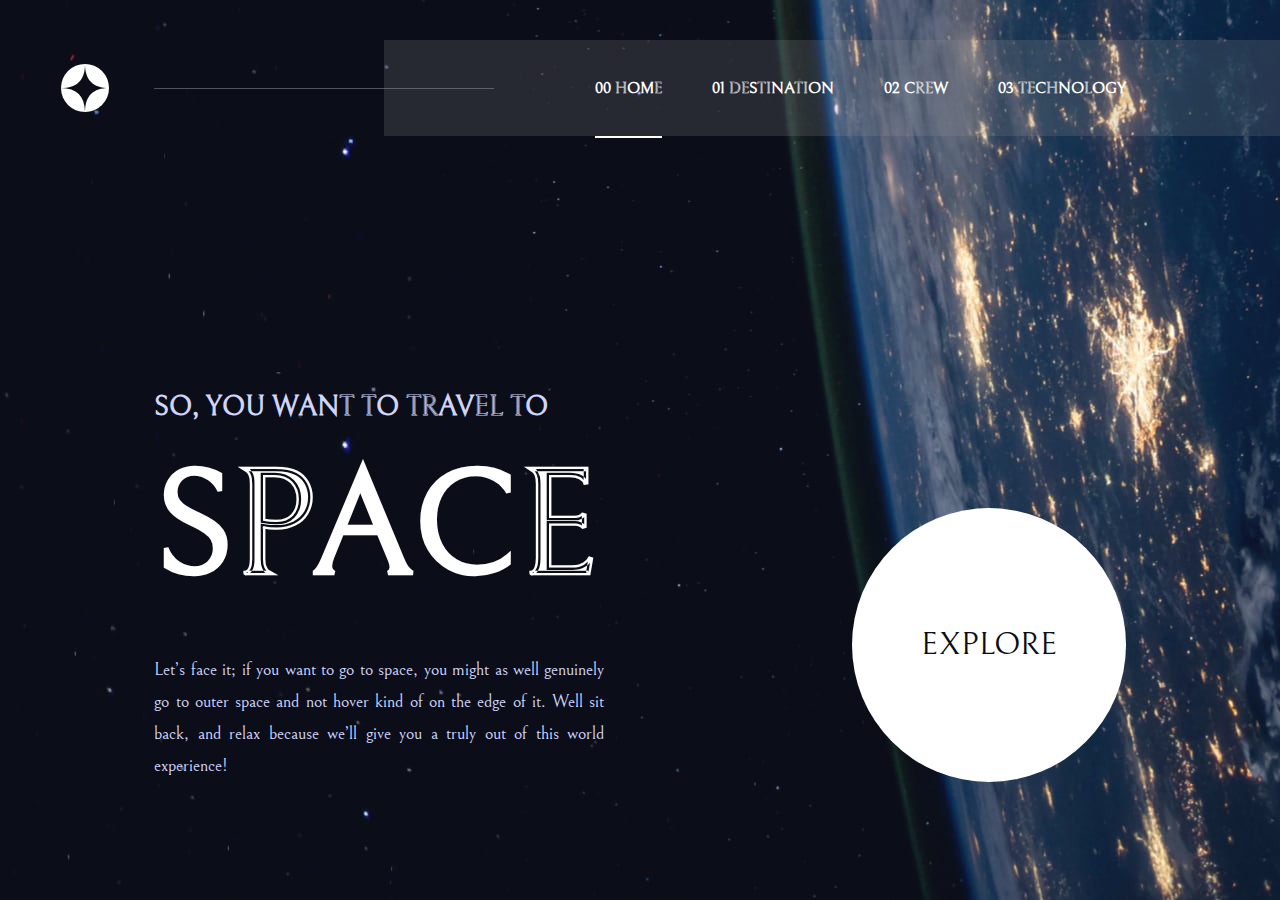
<file: index.html>
<!DOCTYPE html>
<html lang="en">
<head>
    <meta charset="UTF-8">
    <meta http-equiv="X-UA-Compatible" content="IE=edge">
    <meta name="viewport" content="width=device-width, initial-scale=1.0">
    <title>Space Tourism</title>
    <link rel="stylesheet" href="css/normalize.css" />
    <link rel="stylesheet" href="css/main.css" />
    <link rel="preconnect" href="https://fonts.googleapis.com">
    <link rel="preconnect" href="https://fonts.gstatic.com" crossorigin>
    <link href="https://fonts.googleapis.com/css2?family=Bellefair&display=swap" rel="stylesheet">
</head>
<body>

    <!-- Start Landing Section -->
    <section class="landing">

        <a href="#" class="logo">
            <img src="images/logo.svg" alt="Logo">
        </a>
        <nav>
            <img class="toggle-menu" src="images/icon-hamburger.svg" alt="Menu">
            <ul class="links">
                <li><img class="close-btn" src="images/icon-close.svg" alt="Close"></li>
                <li><a class="active" href="index.html"><span>00 </span>Home</a></li>
                <li><a href="destination.html"><span>01 </span>Destination</a></li>
                <li><a href="crew.html"><span>02 </span>Crew</a></li>
                <li><a href="technology.html"><span>03 </span>Technology</a></li>
            </ul> 
        </nav>
        <div class="intro-text">
            <h1>So, you want to travel to<span>Space</span></h1>
            <p>Let’s face it; if you want to go to space, you might as well genuinely go to 
                outer space and not hover kind of on the edge of it. Well sit back, and relax 
                because we’ll give you a truly out of this world experience!
            </p>
        </div>
        <div class="explore">
            <span>Explore</span>
        </div>

    </section>
    <!-- End Landing Section -->

    <script src="js/main.js"></script>
</body>
</html>
</file>
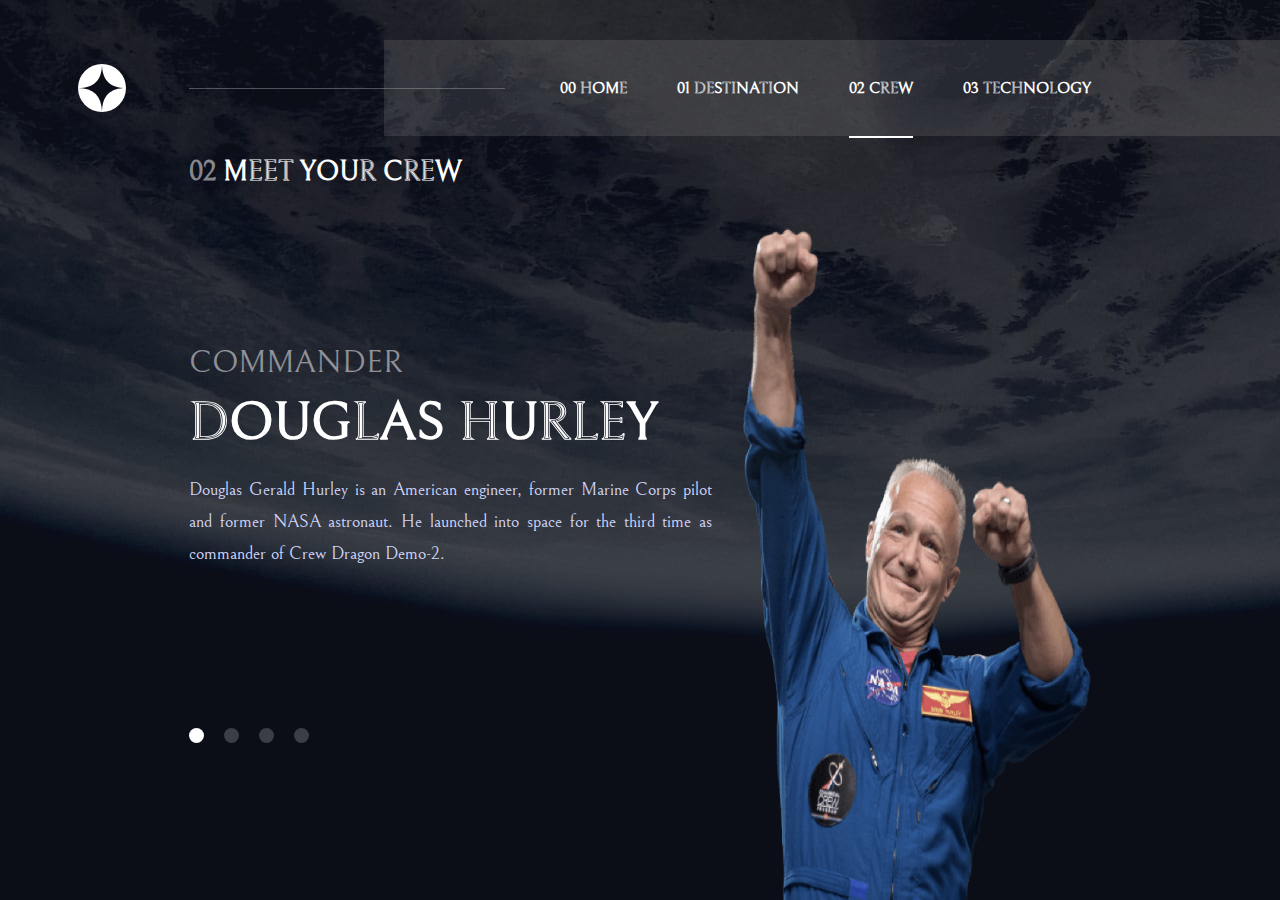
<file: crew.html>
<!DOCTYPE html>
<html lang="en">
<head>
    <meta charset="UTF-8">
    <meta http-equiv="X-UA-Compatible" content="IE=edge">
    <meta name="viewport" content="width=device-width, initial-scale=1.0">
    <title>Crew</title>
    <link rel="stylesheet" href="css/normalize.css" />
    <link rel="stylesheet" href="css/main.css" />
    <link rel="preconnect" href="https://fonts.googleapis.com">
    <link rel="preconnect" href="https://fonts.gstatic.com" crossorigin>
    <link href="https://fonts.googleapis.com/css2?family=Bellefair&display=swap" rel="stylesheet">
</head>
<body>

    <!-- Start Crew Section -->

    <section class="crew">

        <a href="#" class="logo">
            <img src="images/logo.svg" alt="Logo">
        </a>

        <nav>
            <img class="toggle-menu" src="images/icon-hamburger.svg" alt="Menu">
            <ul class="links">
                <li><img class="close-btn" src="images/icon-close.svg" alt="Close"></li>
                <li><a href="index.html"><span>00 </span>Home</a></li>
                <li><a href="destination.html"><span>01 </span>Destination</a></li>
                <li><a class="active" href="crew.html"><span>02 </span>Crew</a></li>
                <li><a href="technology.html"><span>03 </span>Technology</a></li>
            </ul> 
        </nav>
        <h2 class="main"><span>02</span> Meet your crew</h2>
        <div class="member-info one show">
            <span class="title">Commander</span>
            <h2>Douglas Hurley</h2>
            <p>
                Douglas Gerald Hurley is an American engineer, former Marine Corps pilot 
                and former NASA astronaut. He launched into space for the third time as 
                commander of Crew Dragon Demo-2.
            </p>
        </div>
        <div class="member-img one show">
            <img src="images/crew/image-douglas-hurley.png" alt="Commander">
        </div>

        <div class="member-info two">
            <span class="title">Mission Specialist</span>
            <h2>Mark Shuttleworth</h2>
            <p>
                Mark Richard Shuttleworth is the founder and CEO of Canonical, the company behind 
                the Linux-based Ubuntu operating system. Shuttleworth became the first South 
                African to travel to space as a space tourist.
            </p>
        </div>
        <div class="member-img two">
            <img src="images/crew/image-mark-shuttleworth.png" alt="Mission Specialist">
        </div>

        <div class="member-info three">
            <span class="title">Pilot</span>
            <h2>Victor Glover</h2>
            <p>
                Pilot on the first operational flight of the SpaceX Crew Dragon to the 
                International Space Station. Glover is a commander in the U.S. Navy where 
                he pilots an F/A-18.He was a crew member of Expedition 64, and served as a 
                station systems flight engineer.
            </p>
        </div>
        <div class="member-img three">
            <img src="images/crew/image-victor-glover.png" alt="Pilot">
        </div>

        <div class="member-info four">
            <span class="title">Flight Engineer</span>
            <h2>Anousheh Ansari</h2>
            <p>
                Anousheh Ansari is an Iranian American engineer and co-founder of Prodea Systems. 
                Ansari was the fourth self-funded space tourist, the first self-funded woman to 
                fly to the ISS, and the first Iranian in space.
            </p>
        </div>
        <div class="member-img four">
            <img src="images/crew/image-anousheh-ansari.png" alt="Flight Engineer">
        </div>
        <ul class="bullets">
            <li class="active" data-class=".one"></li>
            <li data-class=".two"></li>
            <li data-class=".three"></li>
            <li data-class=".four"></li>
        </ul>

    </section>
    <!-- End Crew Section -->
    
    <script src="js/main.js"></script>
</body>
</html>
</file>
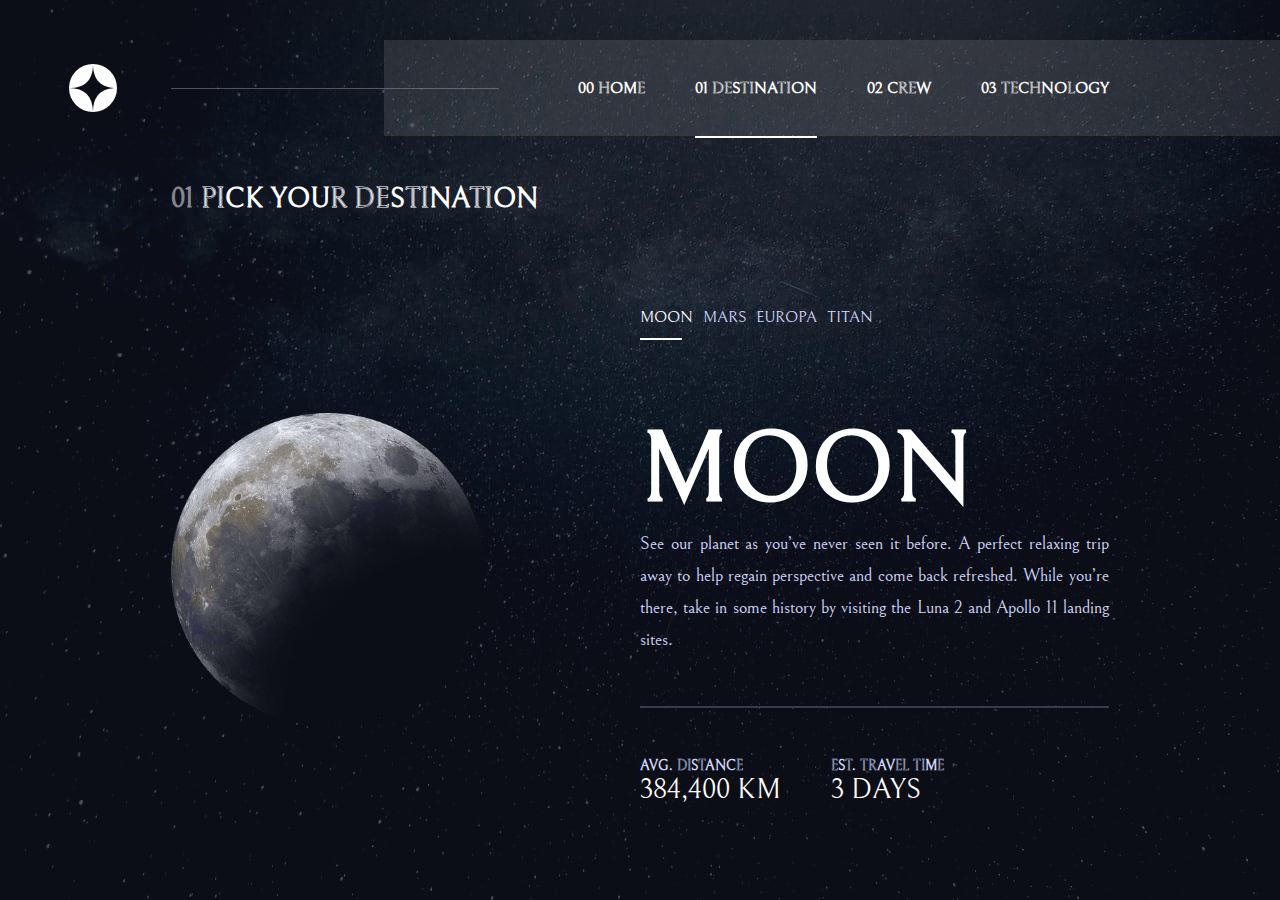
<file: destination.html>
<!DOCTYPE html>
<html lang="en">
<head>
    <meta charset="UTF-8">
    <meta http-equiv="X-UA-Compatible" content="IE=edge">
    <meta name="viewport" content="width=device-width, initial-scale=1.0">
    <title>Destination</title>
    <link rel="stylesheet" href="css/normalize.css" />
    <link rel="stylesheet" href="css/main.css" />
    <link rel="preconnect" href="https://fonts.googleapis.com">
    <link rel="preconnect" href="https://fonts.gstatic.com" crossorigin>
    <link href="https://fonts.googleapis.com/css2?family=Bellefair&display=swap" rel="stylesheet">
</head>
<body>
    
    <!-- Start Destination Section -->
    <section class="destination">

        <a href="#" class="logo">
            <img src="images/logo.svg" alt="Logo">
        </a>

        <nav>
            <img class="toggle-menu" src="images/icon-hamburger.svg" alt="Menu">
            <ul class="links">
                <li><img class="close-btn" src="images/icon-close.svg" alt="Close"></li>
                <li><a href="index.html"><span>00 </span>Home</a></li>
                <li><a class="active" href="destination.html"><span>01 </span>Destination</a></li>
                <li><a href="crew.html"><span>02 </span>Crew</a></li>
                <li><a href="technology.html"><span>03 </span>Technology</a></li>
            </ul> 
        </nav>
        <h2 class="main"><span>01</span> Pick your destination</h2>
        <ul class="planet-name">
            <li class="active" data-class=".moon">Moon</li>
            <li data-class=".mars">Mars</li>
            <li data-class=".europa">Europa</li>
            <li data-class=".titan">Titan</li>
        </ul>
        <div class="planet-img moon show">
            <img src="images/destination/image-moon.png" alt="Moon">
        </div>
        <div class="planet-info moon show">
            <h2>Moon</h2>
            <p>
                See our planet as you’ve never seen it before. A perfect relaxing trip away to help 
                regain perspective and come back refreshed. While you’re there, take in some history 
                by visiting the Luna 2 and Apollo 11 landing sites.
            </p>
            <hr>
            <div class="info-text">
                <div class="destance">
                    <h3>Avg. distance</h3>
                    <span>384,400 km</span>
                </div>
                <div class="time">
                    <h3>Est. travel time</h3>
                    <span>3 days</span>
                </div>
            </div>
        </div>

        <div class="planet-img mars">
            <img src="images/destination/image-mars.png" alt="Mars">
        </div>
        <div class="planet-info mars">
            <h2>Mars</h2>
            <p>
                Don’t forget to pack your hiking boots. You’ll need them to tackle Olympus Mons, 
                the tallest planetary mountain in our solar system. It’s two and a half times 
                the size of Everest!
            </p>
            <hr>
            <div class="info-text">
                <div class="destance">
                    <h3>Avg. distance</h3>
                    <span>225 mil. km</span>
                </div>
                <div class="time">
                    <h3>Est. travel time</h3>
                    <span>9 months</span>
                </div>
            </div>
        </div>

        <div class="planet-img europa">
            <img src="images/destination/image-europa.png" alt="Europa">
        </div>
        <div class="planet-info europa">
            <h2>Europa</h2>
            <p>
                The smallest of the four Galilean moons orbiting Jupiter, Europa is a 
                winter lover’s dream. With an icy surface, it’s perfect for a bit of 
                ice skating, curling, hockey, or simple relaxation in your snug 
                wintery cabin.
            </p>
            <hr>
            <div class="info-text">
                <div class="destance">
                    <h3>Avg. distance</h3>
                    <span>628 mil. km</span>
                </div>
                <div class="time">
                    <h3>Est. travel time</h3>
                    <span>3 years</span>
                </div>
            </div>
        </div>

        <div class="planet-img titan">
            <img src="images/destination/image-titan.png" alt="Titan">
        </div>
        <div class="planet-info titan">
            <h2>Titan</h2>
            <p>
                The only moon known to have a dense atmosphere other than Earth, Titan 
                is a home away from home (just a few hundred degrees colder!). As a 
                bonus, you get striking views of the Rings of Saturn.
            </p>
            <hr>
            <div class="info-text">
                <div class="destance">
                    <h3>Avg. distance</h3>
                    <span>1.6 bil. km</span>
                </div>
                <div class="time">
                    <h3>Est. travel time</h3>
                    <span>7 years</span>
                </div>
            </div>
        </div>

    </section>
    <!-- End Destination Section -->

    <script src="js/main.js"></script>
</body>
</html>
</file>
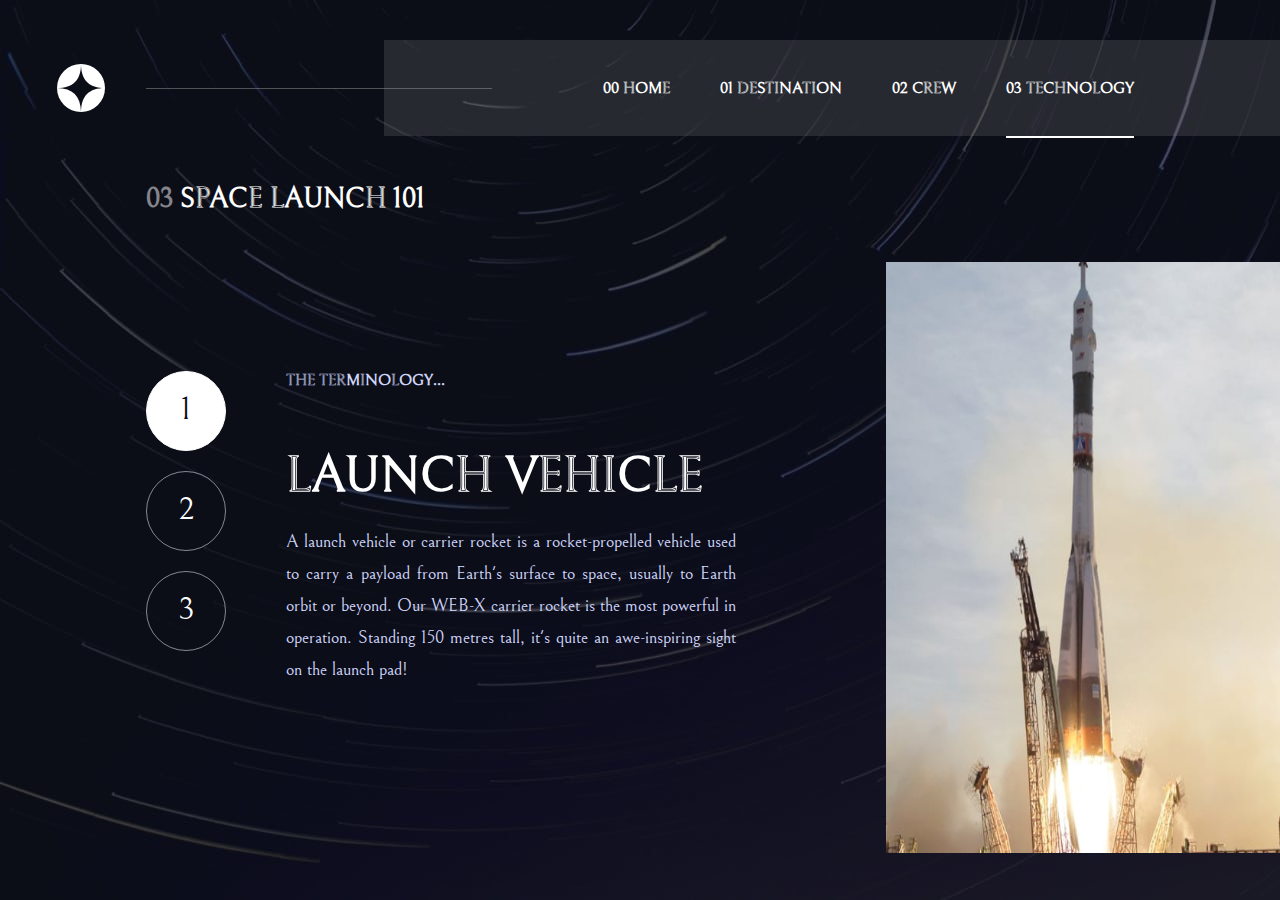
<file: technology.html>
<!DOCTYPE html>
<html lang="en">
<head>
    <meta charset="UTF-8">
    <meta http-equiv="X-UA-Compatible" content="IE=edge">
    <meta name="viewport" content="width=device-width, initial-scale=1.0">
    <title>Technology</title>
    <link rel="stylesheet" href="css/normalize.css" />
    <link rel="stylesheet" href="css/main.css" />
    <link rel="preconnect" href="https://fonts.googleapis.com">
    <link rel="preconnect" href="https://fonts.gstatic.com" crossorigin>
    <link href="https://fonts.googleapis.com/css2?family=Bellefair&display=swap" rel="stylesheet">
</head>
<body>

    <!-- Start Technology Section -->

    <section class="technology">

        <a href="#" class="logo">
            <img src="images/logo.svg" alt="Logo">
        </a>

        <nav>
            <img class="toggle-menu" src="images/icon-hamburger.svg" alt="Menu">
            <ul class="links">
                <li><img class="close-btn" src="images/icon-close.svg" alt="Close"></li>
                <li><a href="index.html"><span>00 </span>Home</a></li>
                <li><a href="destination.html"><span>01 </span>Destination</a></li>
                <li><a href="crew.html"><span>02 </span>Crew</a></li>
                <li><a class="active" href="technology.html"><span>03 </span>Technology</a></li>
            </ul> 
        </nav>
        <h2 class="main"><span>03</span> Space launch 101</h2>
        <ul class="numbers">
            <li class="active" data-class=".one">1</li>
            <li data-class=".two">2</li>
            <li data-class=".three">3</li>
        </ul>
        <h3>The terminology...</h3>
        <div class="tech-info one show">
            <h2>Launch vehicle</h2>
            <p>
                A launch vehicle or carrier rocket is a rocket-propelled vehicle used to carry a 
                payload from Earth's surface to space, usually to Earth orbit or beyond. Our 
                WEB-X carrier rocket is the most powerful in operation. Standing 150 metres tall, 
                it's quite an awe-inspiring sight on the launch pad!
            </p>
        </div>
        <div class="tech-img one show">
            <img class="portrait" src="images/technology/image-launch-vehicle-portrait.jpg" alt="Launch vehicle">
            <img class="landscape" src="images/technology/image-launch-vehicle-landscape.jpg" alt="Launch vehicle">
        </div>

        <div class="tech-info two">
            <h2>Spaceport</h2>
            <p>
                A spaceport or cosmodrome is a site for launching (or receiving) spacecraft, 
                by analogy to the seaport for ships or airport for aircraft. Based in the 
                famous Cape Canaveral, our spaceport is ideally situated to take advantage 
                of the Earth’s rotation for launch.
            </p>
        </div>
        <div class="tech-img two">
            <img class="portrait" src="images/technology/image-spaceport-portrait.jpg" alt="Spaceport">
            <img class="landscape" src="images/technology/image-spaceport-landscape.jpg" alt="Spaceport">
        </div>

        <div class="tech-info three">
            <h2>Space capsule</h2>
            <p>
                A space capsule is an often-crewed spacecraft that uses a blunt-body reentry 
                capsule to reenter the Earth's atmosphere without wings. Our capsule is where 
                you'll spend your time during the flight. It includes a space gym, cinema, 
                and plenty of other activities to keep you entertained.
            </p>
        </div>
        <div class="tech-img three">
            <img class="portrait" src="images/technology/image-space-capsule-portrait.jpg" alt="Space capsule">
            <img class="landscape" src="images/technology/image-space-capsule-landscape.jpg" alt="Space capsule">
        </div>

    </section>
    <!-- End Technology Section -->
    
    <script src="js/main.js"></script>
</body>
</html>
</file>
<file: css/main.css>
/* Start Global Rules */
* {
  -webkit-box-sizing: border-box;
  -moz-box-sizing: border-box;
  box-sizing: border-box;
  margin: 0;
  padding: 0;
}
body {
  font-family: 'Bellefair', serif;
}
ul {
  list-style: none;
}
/* End Global Rules */
/* Start Landing Section */
.landing {
  background-image: url('../images/background-home-desktop.jpg');
  background-size: cover;
  color: #FFF;
  min-height: 100vh;
  display: grid;
  grid-template-columns: repeat(8, 1fr);
  grid-template-rows: 40px 96px repeat(3, auto);
  padding-left: 15px;
  padding-right: 15px;   
}
@media (max-width: 767px) {
  .landing {
    background-image: url('../images/background-home-mobile.jpg');
    grid-template-rows: 20px repeat(4, auto) 20px;
  }
}
@media (min-width: 768px) and (max-width: 992px) {
  .landing {
    background-image: url('../images/background-home-tablet.jpg');
    grid-template-rows: 96px repeat(4, auto) 40px;
  }
}
.logo {
  grid-area: 2 / 1 / 3 / 2;
  display: flex;
  justify-content: center;
  align-items: center;
}
@media (min-width: 768px) and (max-width: 992px) {
  .logo {
    grid-area: 1 / 1 / 2 / 2;
  }
}
nav {
  grid-area: 2 / 2 / 3 / span 6;
}
@media (max-width: 992px) {
  nav {
    grid-area: 1 / 2 / 2 / span 6;
  }
}
@media (max-width: 767px) {
  nav {
    grid-area: 2 / 2 / 3 / span 7;
  }
}
nav::before {
  content: '';
  position: absolute;
  right: 0;
  top: 40px;
  width: 70%;
  min-height: 96px;
  background-color: rgba(151, 151, 151, .2);
}
@media (max-width: 992px) {
  nav::before {
    top: 0;
    width: 80%;
  }
}
@media (max-width: 767px) {
  nav::before {
    display: none;
  }
}
nav .toggle-menu {
  display: none;
}
@media (max-width: 767px) {
  nav {
    position: relative;
  }
  nav .toggle-menu {
    display: block;
    position: absolute;
    left: 90%;
    top: 50%;
    transform: translateY(-50%);
  }
}
nav .links {
  display: flex;
  justify-content: flex-end;
  align-items: center;
  min-height: 96px;
  position: relative;
}
nav .links::before {
  content: '';
  position: absolute;
  left: 0;
  height: 1px;
  width: 35%;
  background-color: rgba(151, 151, 151, .5);
}
@media (max-width: 1200px) {
  nav .links::before {
    display: none
  }
}
nav .links li:first-of-type {
  display: none;
}
nav .links li a {
  display: block;
  color: white;
  text-decoration: none;
  font-size: 16px;
  font-weight: bold;
  margin-left: 50px;
  text-transform: uppercase;
  position: relative;
}
@media (max-width: 767px) {
  nav .links {
    flex-direction: column;
    width: 80%;
    min-height: 100vh;
    background-color: rgb(151 151 151 / 80%);
    position: absolute;
    top: -20px;
    right: -15px;
    display: none;
    z-index: 999;
  }
  nav .links li:first-of-type {
    margin: 20px 20px 70px;
    padding-top: 20px;
    display: block;
    text-align: right;
  }
  nav .links li a {
    margin: 20px;
    padding: 10px 0;
  }
}
nav .links li a::after {
  content: '';
  height: 2px;
  width: 0;
  position: absolute;
  bottom: -41px;
  left: 0;
  background-color: #FFF;
  transition: .3s;
}
nav .links li a.active::after,
nav .links li a:hover::after {
  width: 100%;
}
@media (max-width: 767px) {
  nav .links li a::after {
    width: 2px;
    height: 100%;
    top: 0;
    left: calc(100% + 15px);
  }
  nav .links li a.active::after,
  nav .links li a:hover::after {
    width: 2px;
  }
}
@media (max-width: 992px) {
  nav .links li a span {
    display: none;
  }
}
.landing .intro-text {
  grid-area: 4 / 2 / 5 / span 4;
  display: flex;
  flex-direction: column;
  justify-content: flex-end;
  color: #D0D6F9;
  width: 450px;
}
@media (max-width: 992px) {
  .landing .intro-text {
    grid-area: 3 / 3 / 4 / span 4;
    align-items: center;
    width: 100%;
  }
}
@media (max-width: 767px) {
  .landing .intro-text {
    grid-area: 3 / 1 / 4 / span 8;
  }
}
.landing .intro-text h1 {
  font-size: 28px;
  text-transform: uppercase;
}
@media (max-width: 767px) {
  .landing .intro-text h1 {
    font-size: 16px;
    text-align: center;
  }
}
@media (min-width: 768px) and (max-width: 991px) {
  .landing .intro-text h1 {
    font-size: 20px;
    text-align: center;
  }
}
.landing .intro-text h1 span {
  display: block;
  font-size: 150px;
  color: #FFF;
  margin: 20px 0;
}
@media (max-width: 767px) {
  .landing .intro-text h1 span {
    font-size: 80px;
  }
}
@media (min-width: 768px) and (max-width: 991px) {
  .landing .intro-text h1 span {
    font-size: 120px;
  }
}
.landing .intro-text p {
  font-size: 18px;
  line-height: 32px;
  text-align: justify;
}
@media (max-width: 992px) {
  .landing .intro-text p {
    max-width: 450px;
  }
}
.landing .explore {
  grid-area: 4 / 7 / 5 / 8;
  width: 274px;
  cursor: pointer;
  display: flex;
  align-items: flex-end;
}
@media (max-width: 992px) {
  .landing .explore {
    grid-area: 5 / 1 / 6 / span 8;
    margin: auto;
    width: 242px;
  }
}
@media (max-width: 767px) {
  .landing .explore {
    width: 150px;
  }
}
.landing .explore span {
  display: flex;
  justify-content: center;
  align-items: center;
  width: 274px;
  height: 274px;
  background-color: #fff;
  color: #0B0D17;
  font-size: 32px;
  border-radius: 50%;
  text-transform: uppercase;
  position: relative;
}
@media (max-width: 992px) {
  .landing .explore span {
    width: 242px;
    height: 242px;
  }
}
@media (max-width: 767px) {
  .landing .explore span {
    width: 150px;
    height: 150px;
    font-size: 20px;
  }
}
.landing .explore span::before {
  content: '';
  position: absolute;
  width: 100%;
  height: 100%;
  border: 0 solid rgba(208, 214, 249, .2);
  border-radius: 50%;
  transition: .3s;
}
.landing .explore span:hover::before {
  border: 40px solid rgba(208, 214, 249, .2);
}
/* End Landing Section */

/* Start Destination Section */
.destination {
  background-image: url('../images/destination/background-destination-desktop.jpg');
  background-size: cover;
  color: #FFF;
  min-height: 100vh;
  display: grid;
  grid-template-columns: repeat(8, 1fr);
  grid-template-rows: 40px 96px repeat(4, auto) 40px repeat(2, auto);
  padding-left: 15px;
  padding-right: 15px;
}
@media (max-width: 992px) {
  .destination {
    grid-template-rows: 96px 15px auto 15px auto 15px auto 15px auto 15px;
  }
}
@media (max-width: 767px) {
  .destination {
    background-image: url('../images/destination/background-destination-mobile.jpg');
    grid-template-rows: 20px auto 15px auto 15px auto 15px auto 15px auto 15px;
  }
}
@media (min-width: 768px) and (max-width: 992px) {
  .destination {
    background-image: url('../images/destination/background-destination-tablet.jpg');
  }
}
.destination .main {
  grid-area: 4 / 2 / 5 / span 8;
  text-transform: uppercase;
  color: #FFF;
  font-size: 28px;
}
@media (max-width: 992px) {
  .destination .main {
    grid-area: 3 / 1 / 4 / span 8;
    font-size: 20px;
  }
}
@media (max-width: 767px) {
  .destination .main {
    grid-area: 4 / 1 / 5 / span 8;
    font-size: 16px;
    text-align: center;
  }
}
.destination .main span {
  color: rgba(255, 255, 255, 0.5);
}
.destination .planet-name {
  grid-area: 6 / 5 / 7 / span 3;
  display: flex;
  color: #FFF;
}
@media (max-width: 992px) {
  .destination .planet-name {
    grid-area: 7 / 3 / 8 / span 4;
    justify-content: center;
  }
}
@media (max-width: 767px) {
  .destination .planet-name {
    grid-area: 8 / 1 / 9 / span 8;
  }
}
.destination .planet-name li {
  position: relative;
  color: #D0D6F9;
  text-decoration: none;
  text-transform: uppercase;
  font-size: 16px;
  margin-right: 10px;
  cursor: pointer;
}
@media (max-width: 767px) {
  .destination .planet-name li {
    font-size: 14px;
  }
}
.destination .planet-name li.active {
  color: #FFF;
}
.destination .planet-name li::after {
  content: '';
  position: absolute;
  left: 0;
  top: 30px;
  width: 0;
  height: 2px;
  background-color: #FFF;
  transition: .3s;
}
.destination .planet-name li.active::after,
.destination .planet-name li:hover::after {
  width: 80%;
}
.destination .planet-img {
  grid-area: 8 / 2 / 9 / span 2;
  height: fit-content;
}
@media (max-width: 992px) {
  .destination .planet-img {
    grid-area: 5 / 3 / 6 / span 4;
  }
}
@media (max-width: 767px) {
  .destination .planet-img {
    grid-area: 6 / 3 / 7 / span 4;
  }
}
.destination .planet-img img {
  max-width: 100%;
}
.destination .planet-info {
  grid-area: 8 / 5 / 9 / span 3;
  flex-direction: column;
  height: fit-content;
}
@media (max-width: 992px) {
  .destination .planet-info {
    grid-area: 9 / 2 / 10 / span 6;
    padding: 0;
    align-items: center;
  }
}
@media (max-width: 767px) {
  .destination .planet-info {
    grid-area: 10 / 1 / 11 / span 8;
  }
}
.destination .planet-info h2 {
  font-size: 100px;
  color: #FFF;
  text-transform: uppercase;
}
@media (max-width: 992px) {
  .destination .planet-info h2 {
    font-size: 80px;
  }
}
@media (max-width: 767px) {
  .destination .planet-info h2 {
    font-size: 56px;
  }
}
.destination .planet-info p {
  color: #D0D6F9;
  font-size: 18px;
  line-height: 32px;
  text-align: justify;
}
@media (max-width: 992px) {
  .destination .planet-info p {
    max-width: 450px;
  }
}
@media (max-width: 767px) {
  .destination .planet-info p {
    font-size: 15px;
  }
}
.destination .planet-info hr {
  background-color: #383B4B;
  height: 2px;
  width: 100%;
  margin: 50px 0;
  border: none;
}
@media (max-width: 767px) {
  .destination .planet-info hr {
    margin: 30px 0;
  }
}
.destination .planet-info .info-text {
  display: flex;
  text-transform: uppercase;
}
.destination .planet-info .info-text .destance {
  margin-right: 50px;
}
@media (max-width: 767px) {
  .destination .planet-info .info-text {
    display: block;
    text-align: center;
  }
  .destination .planet-info .info-text .destance {
    margin: 0 0 15px;
  }
}
.destination .planet-info .info-text h3 {
  color: #D0D6F9;
  font-size: 14px;
}
.destination .planet-info .info-text span {
  color: #FFF;
  font-size: 28px;
}
.destination .planet-img,
.destination .planet-info {
  display: none;
}
.destination .planet-img.show {
  display: block;
}
.destination .planet-info.show {
  display: flex;
}
/* End Destination Section */

/* Start Crew Section */
.crew {
  background-image: url('../images/crew/background-crew-desktop.jpg');
  background-size: cover;
  color: #FFF;
  display: grid;
  grid-template-columns: repeat(4, 1fr) 30px repeat(3, 1fr);
  grid-template-rows: 40px 96px 20px repeat(6, auto);
  min-height: 100vh;
  padding-left: 15px;
  padding-right: 15px;
}
@media (max-width: 992px) {
  .crew {
    grid-template-rows: 96px 30px auto 40px repeat(2, auto) 40px auto;
  }
}
@media (max-width: 767px) {
  .crew {
    background-image: url('../images/crew/background-crew-mobile.jpg');
    grid-template-rows: 20px auto 10px auto 10px auto 10px auto 10px auto;
  }
}
@media (min-width: 768px) and (max-width: 992px) {
  .crew {
    background-image: url('../images/crew/background-crew-tablet.jpg');
  }
}
.crew .main {
  grid-area: 4 / 2 / 5 / span 3;
  font-size: 28px;
  text-transform: uppercase;
}
@media (max-width: 992px) {
  .crew .main {
    grid-area: 3 / 2 / 4 / span 6;
    font-size: 20px;
  }
}
@media (max-width: 767px) {
  .crew .main {
    grid-area: 4 / 2 / 5 / span 6;
    text-align: center;
    font-size: 16px;
    margin: 10px 0;
  }
}
.crew .main span {
  color: rgba(255, 255, 255, 0.5);
}
.crew .member-info {
  grid-area: 6 / 2 / 7 / span 3;
}
@media (max-width: 992px) {
  .crew .member-info {
    grid-area: 5 / 3 / 6 / span 4;
    text-align: center;
  }
}
@media (max-width: 767px) {
  .crew .member-info {
    grid-area: 10 / 1 / 11 / span 8;
    margin-top: 0;
  }
}
.crew .member-info .title {
  font-size: 32px;
  color: rgba(255, 255, 255, 0.5);
  text-transform: uppercase;
}
.crew .member-info h2 {
  font-size: 54px;
  text-transform: uppercase;
  margin: 10px 0 20px;
}
.crew .member-info p {
  color: #D0D6F9;
  font-size: 18px;
  line-height: 32px;
  text-align: justify;
}
@media (max-width: 992px) {
  .crew .member-info .title {
    font-size: 24px;
  }
  .crew .member-info h2 {
    font-size: 40px;
  }
  .crew .member-info p {
    font-size: 16px;
    padding: 0 10px 70px;
  }
}
@media (max-width: 767px) {
  .crew .member-info .title {
    font-size: 16px;
  }
  .crew .member-info h2 {
    font-size: 24px;
  }
  .crew .member-info p {
    font-size: 15px;
    padding: 0 10px 70px;
  }
}
.crew .member-img {
  grid-area: 5 / 6 / 10 / span 2;
  display: flex;
}
@media (max-width: 992px) {
  .crew .member-img {
    grid-area: 8 / 3 / 9 / span 4;
    justify-content: center;
    height: fit-content;
  }
}
@media (max-width: 767px) {
  .crew .member-img {
    grid-area: 6 / 1 / 7 / span 8;
    position: relative;   
  }
  .crew .member-img::after {
    content: '';
    position: absolute;
    left: 0;
    bottom: 0;
    width: 100%;
    height: 2px;
    background-color: rgba(255, 255, 255, 0.5);
  }
}
.crew .member-img img {
  width: 100%;
  height: 100%;
}
@media (max-width: 767px) {
  .crew .member-img img {
    max-width: 60%;
  }
}
.crew .bullets {
  grid-area: 8 / 2 / 9 / span 3;
  display: flex;
}
@media (max-width: 992px) {
  .crew .bullets {
    grid-area: 6 / 2 / 7 / span 6;
    justify-content: center;
  }
}
@media (max-width: 767px) {
  .crew .bullets {
    grid-area: 8 / 1 / 9 / span 8;
    align-items: center;
  }
}
.crew .bullets li {
  display: block;
  width: 15px;
  height: 15px;
  border-radius: 50%;
  background-color: rgba(255, 255, 255, 0.2);
  cursor: pointer;
}
@media (max-width: 767px) {
  .crew .bullets li {
    width: 10px;
    height: 10px;
  }
}
.crew .bullets li:hover {
  background-color: rgba(255, 255, 255, 0.5);
}
.crew .bullets li.active {
  background-color: #FFF;
}
.crew .bullets li:not(:last-child) {
  margin-right: 20px;
}
.crew .member-info,
.crew .member-img {
  display: none;
}
.crew .member-info.show {
  display: block;
}
.crew .member-img.show {
  display: flex;
}
/* End Crew Section */
/* Start Technology Section */
.technology {
  background-image: url('../images/technology/background-technology-desktop.jpg');
  background-size: cover;
  color: #FFF;
  min-height: 100vh;
  display: grid;
  grid-template-columns: 1fr auto 60px repeat(2, 2fr) 60px 2fr 1fr;
  grid-template-rows: 40px 96px repeat(7, auto);
  padding-left: 15px;
  padding-right: 15px; 
}
@media (max-width: 767px) {
  .technology {
    background-image: url('../images/technology/background-technology-mobile.jpg');
  }
}
@media (min-width: 768px) and (max-width: 992px) {
  .technology {
    background-image: url('../images/technology/background-technology-tablet.jpg');
  }
}
@media (max-width: 992px) {
  .technology {
    grid-template-rows: 96px repeat(2, auto) 20px auto 20px auto 20px auto 20px repeat(2, auto);
    grid-template-columns: repeat(8, 1fr);
  }
}
@media (max-width: 767px) {
  .technology {
    grid-template-rows: 20px repeat(2, auto) 20px auto 20px auto 20px auto 20px repeat(2, auto);
    grid-template-columns: repeat(8, 1fr);
  }
}
.technology .main {
  grid-area: 4 / 2 / 5 / span 4;
  font-size: 28px;
  text-transform: uppercase;
}
@media (max-width: 992px) {
  .technology .main {
    grid-area: 3 / 1 / 4 / span 8;
    font-size: 20px;
  }
}
@media (max-width: 767px) {
  .technology .main {
    text-align: center;
    font-size: 16px;
  }
}
.technology .main span {
  color: rgba(255, 255, 255, 0.5);
}
.technology .numbers {
  grid-area: 6 / 2 / 8 / 3;
}
@media (max-width: 992px) {
  .technology .numbers {
    grid-area: 7 / 1 / 8 / span 8;
    display: flex;
    justify-content: center;
  }
}
.technology .numbers li {
  display: block;
  width: 80px;
  height: 80px;
  border-radius: 50%;
  border: 1px solid rgba(255, 255, 255, 0.5);
  color: #FFF;
  font-size: 32px;
  text-decoration: none;
  display: flex;
  justify-content: center;
  align-items: center;
  cursor: pointer;
}
@media (max-width: 992px) {
  .technology .numbers li {
    width: 60px;
    height: 60px;
    font-size: 24px;
  }
}
@media (max-width: 767px) {
  .technology .numbers li {
    width: 40px;
    height: 40px;
    font-size: 16px;
  }
}
.technology .numbers li:hover {
  border-color: #FFF;
}
.technology .numbers li.active {
  background-color: #FFF;
  color: #0B0D17;
  border-color: #FFF;
}
.technology .numbers li:not(:last-child) {
  margin-bottom: 20px;
}
@media (max-width: 992px) {
  .technology .numbers li:not(:last-child) {
    margin: 0 15px 0 0;
  }
}
.technology h3 {
  grid-area: 6 / 4 / 7 / span 2;
  font-size: 16px;
  color: #D0D6F9;
  text-transform: uppercase;
}
@media (max-width: 992px) {
  .technology h3 {
    grid-area: 9 / 1 / 10 / span 8;
    text-align: center;
  }
}
.technology .tech-info {
  grid-area: 7 / 4 / 8 / span 3;
  flex-direction: column;
}
@media (max-width: 992px) {
  .technology .tech-info {
    grid-area: 11 / 3 / 12 / span 4;
    align-items: center;
  }
}
@media (max-width: 767px) {
  .technology .tech-info {
    grid-area: 11 / 1 / 12 / span 8;
  }
}
.technology .tech-info h2 {
  font-size: 50px;
  text-transform: uppercase;
  margin-bottom: 20px;
}
.technology .tech-info p {
  color: #D0D6F9;
  font-size: 18px;
  line-height: 32px;
  text-align: justify;
  max-width: 450px;
}
@media (max-width: 992px) {
  .technology .tech-info h2 {
    font-size: 40px;
  }
  .technology .tech-info p {
    font-size: 16px;
  }
}
@media (max-width: 767px) {
  .technology .tech-info h2 {
    font-size: 24px;
  }
  .technology .tech-info p {
    font-size: 15px;
  }
}
.technology .tech-img {
  grid-area: 5 / 7 / 9 / span 2;
  position: relative;
  right: -15px;
}
@media (max-width: 992px) {
  .technology .tech-img {
    grid-area: 5 / 1 / 6 / span 8;
    width: calc(100% + 30px);
    left: -15px;
    right: 0;
  }
}
.technology .tech-img img {
  width: 100%;
}
.technology .tech-img .landscape {
  display: none
}
@media (max-width: 992px) {
  .technology .tech-img .portrait {
    display: none
  }
  .technology .tech-img .landscape {
    display: block
  }
}
.technology .tech-info,
.technology .tech-img {
  display: none;
}
.technology .tech-info.show,
.technology .tech-img.show {
  display: flex;
}
/* End Technology Section */
</file>
